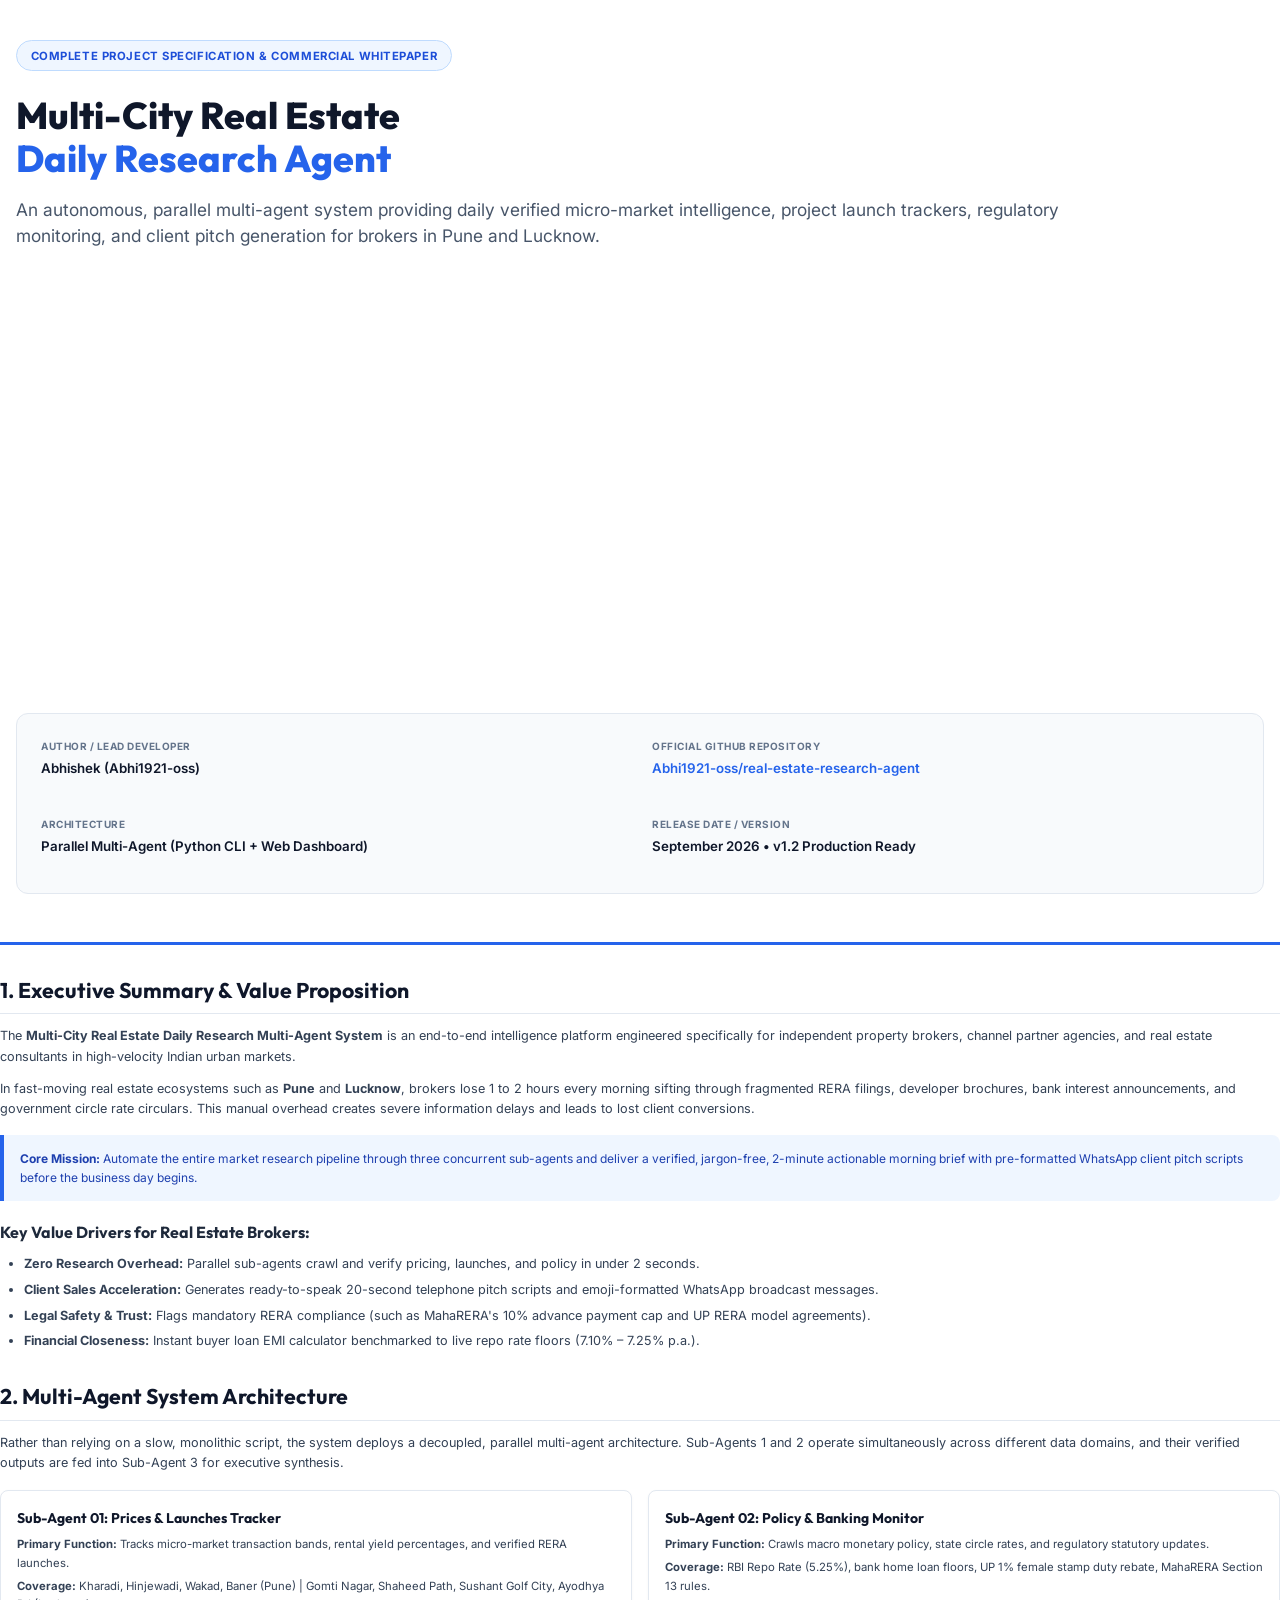
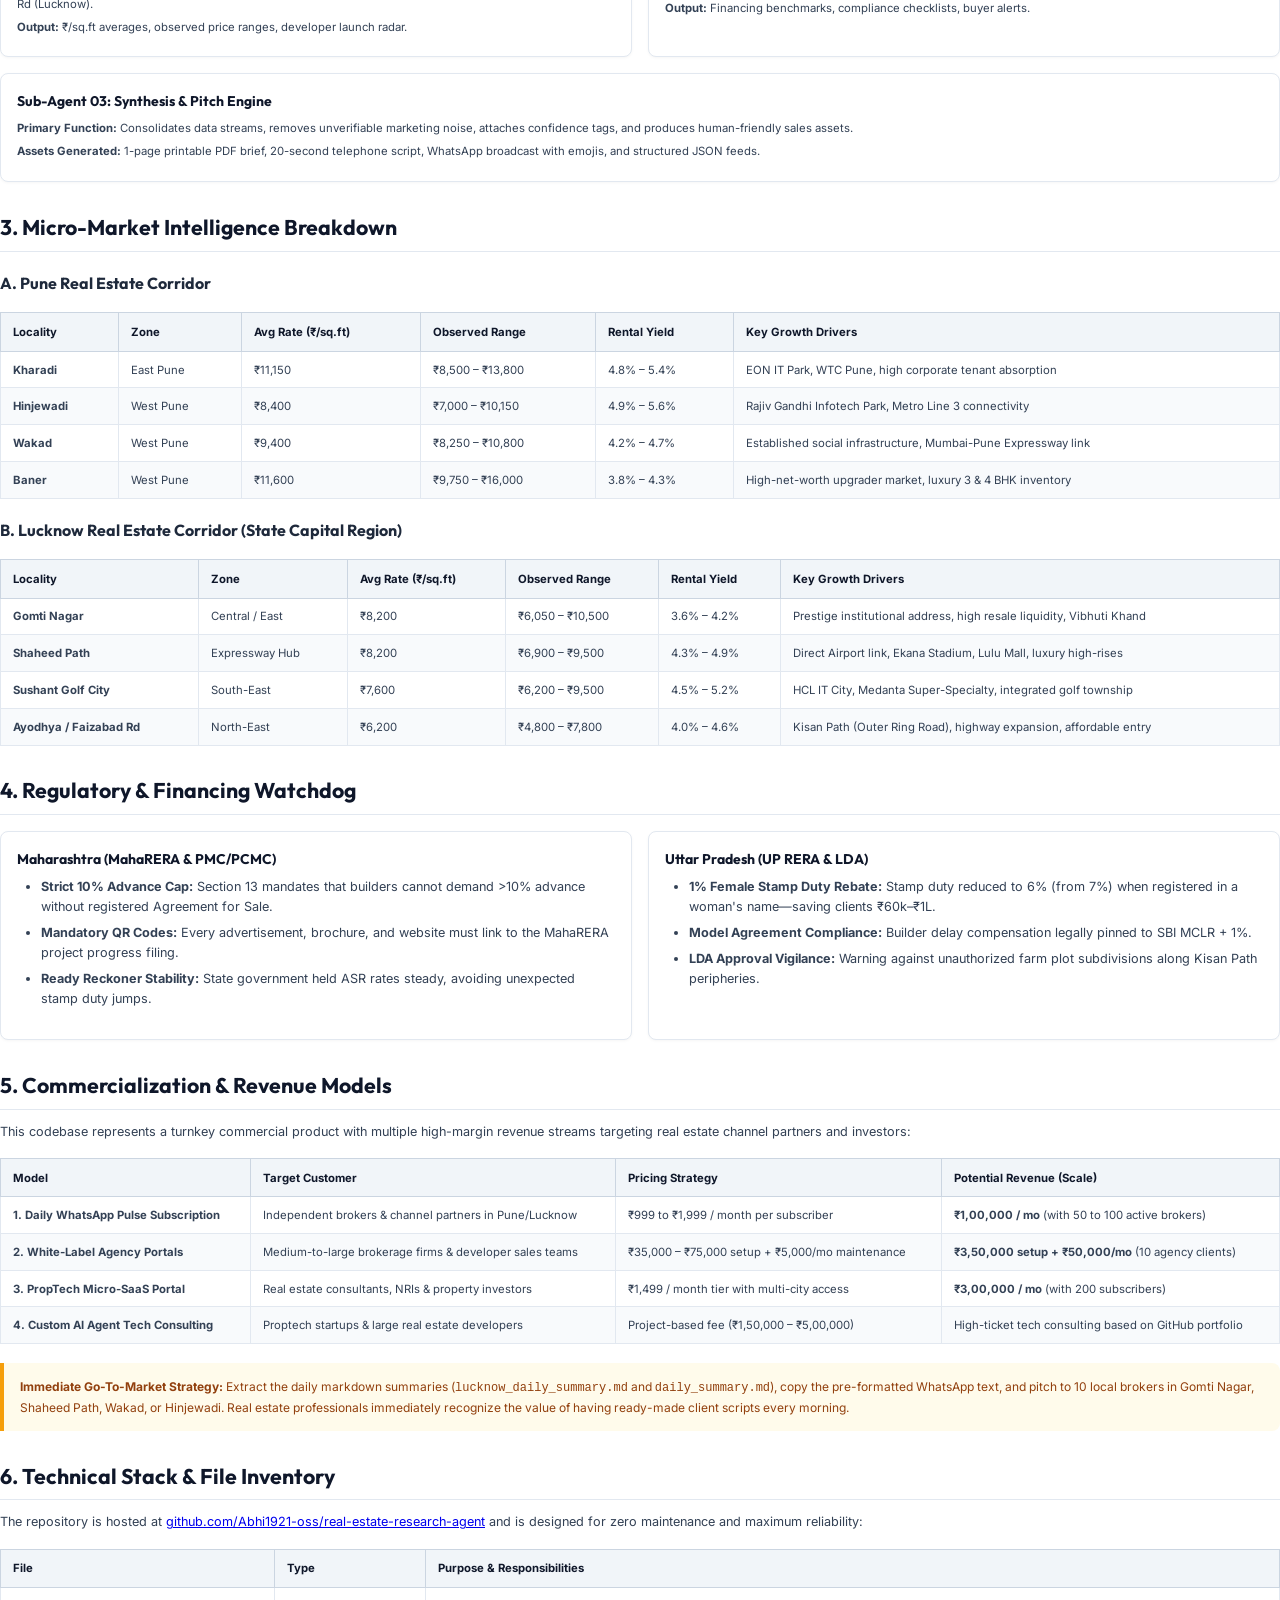
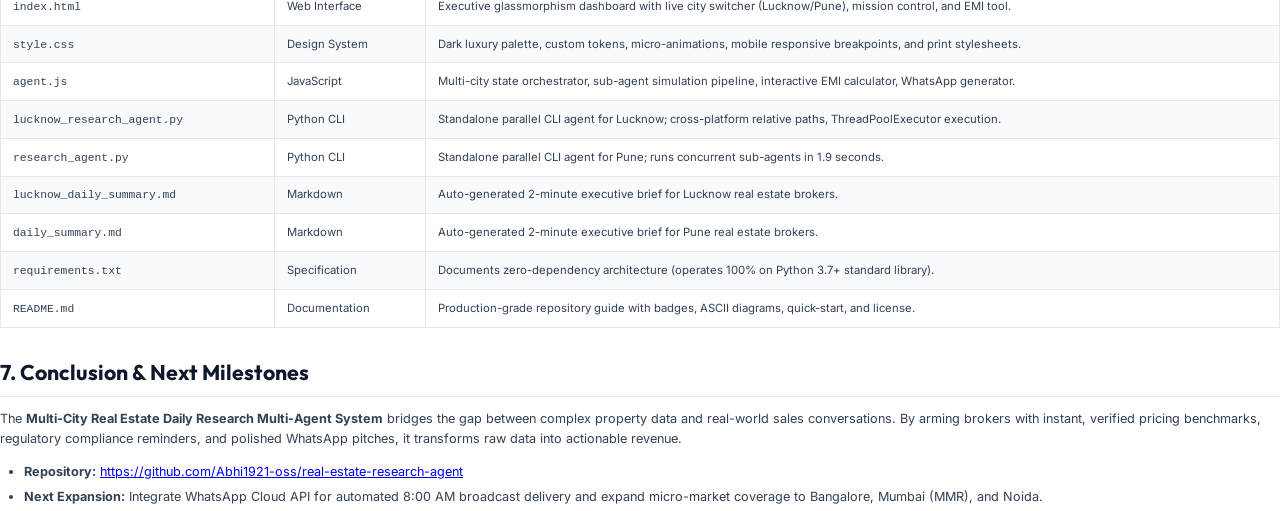
<file: generate_pdf_report.html>
<!DOCTYPE html>
<html lang="en">
<head>
  <meta charset="UTF-8">
  <title>Multi-City Real Estate Daily Research Multi-Agent System - Project Specification & Commercial Whitepaper</title>
  <style>
    @import url('https://fonts.googleapis.com/css2?family=Outfit:wght@400;600;700;800&family=Inter:wght@300;400;500;600;700&family=JetBrains+Mono:wght@400;600&display=swap');

    @page {
      size: A4;
      margin: 1.6cm 1.4cm 1.8cm 1.4cm;
      @bottom-right {
        content: counter(page);
      }
    }

    * {
      box-sizing: border-box;
      margin: 0;
      padding: 0;
    }

    body {
      font-family: 'Inter', -apple-system, BlinkMacSystemFont, sans-serif;
      color: #1e293b;
      line-height: 1.6;
      background: #ffffff;
      font-size: 9.5pt;
    }

    /* Print-specific layout */
    .page-break {
      page-break-before: always;
    }

    .no-break {
      break-inside: avoid;
    }

    /* Cover Page */
    .cover-page {
      height: 250mm;
      display: flex;
      flex-direction: column;
      justify-content: space-between;
      padding: 2.5rem 1rem 1rem 1rem;
      border-bottom: 3px solid #2563eb;
    }

    .cover-badge {
      display: inline-block;
      background: #eff6ff;
      color: #1d4ed8;
      font-size: 8.5pt;
      font-weight: 700;
      padding: 0.35rem 0.85rem;
      border-radius: 9999px;
      border: 1px solid #bfdbfe;
      letter-spacing: 0.05em;
      text-transform: uppercase;
      margin-bottom: 1.5rem;
    }

    .cover-title {
      font-family: 'Outfit', sans-serif;
      font-size: 28pt;
      font-weight: 800;
      line-height: 1.15;
      color: #0f172a;
      margin-bottom: 1rem;
    }

    .cover-title span {
      color: #2563eb;
    }

    .cover-subtitle {
      font-size: 13pt;
      color: #475569;
      font-weight: 400;
      line-height: 1.5;
      max-width: 90%;
      margin-bottom: 2rem;
    }

    .cover-meta-grid {
      display: grid;
      grid-template-columns: 1fr 1fr;
      gap: 1.5rem;
      background: #f8fafc;
      border: 1px solid #e2e8f0;
      border-radius: 12px;
      padding: 1.5rem;
      margin-top: auto;
      margin-bottom: 2rem;
    }

    .meta-item label {
      display: block;
      font-size: 7.5pt;
      text-transform: uppercase;
      font-weight: 700;
      color: #64748b;
      letter-spacing: 0.05em;
      margin-bottom: 0.25rem;
    }

    .meta-item p {
      font-size: 10pt;
      font-weight: 600;
      color: #0f172a;
    }

    .meta-item p a {
      color: #2563eb;
      text-decoration: none;
    }

    /* Headings */
    h2 {
      font-family: 'Outfit', sans-serif;
      font-size: 16pt;
      font-weight: 700;
      color: #0f172a;
      margin-top: 1.8rem;
      margin-bottom: 0.75rem;
      padding-bottom: 0.35rem;
      border-bottom: 1.5px solid #e2e8f0;
      display: flex;
      align-items: center;
      gap: 0.5rem;
    }

    h3 {
      font-family: 'Outfit', sans-serif;
      font-size: 12pt;
      font-weight: 700;
      color: #1e293b;
      margin-top: 1.2rem;
      margin-bottom: 0.5rem;
    }

    p {
      margin-bottom: 0.75rem;
      color: #334155;
      line-height: 1.6;
    }

    ul, ol {
      margin-left: 1.5rem;
      margin-bottom: 0.85rem;
      color: #334155;
    }

    li {
      margin-bottom: 0.35rem;
    }

    /* Tables */
    table {
      width: 100%;
      border-collapse: collapse;
      margin: 1rem 0 1.2rem 0;
      font-size: 8.5pt;
    }

    th {
      background: #f1f5f9;
      color: #0f172a;
      text-align: left;
      padding: 0.6rem 0.75rem;
      font-weight: 700;
      border: 1px solid #cbd5e1;
    }

    td {
      padding: 0.55rem 0.75rem;
      border: 1px solid #e2e8f0;
      color: #334155;
      vertical-align: top;
    }

    tr:nth-child(even) td {
      background: #f8fafc;
    }

    /* Highlights & Callouts */
    .callout {
      background: #f0fdf4;
      border-left: 4px solid #16a34a;
      border-radius: 0 8px 8px 0;
      padding: 0.85rem 1rem;
      margin: 1rem 0;
      font-size: 9pt;
      color: #166534;
    }

    .callout-blue {
      background: #eff6ff;
      border-left: 4px solid #2563eb;
      color: #1e40af;
    }

    .callout-amber {
      background: #fffbeb;
      border-left: 4px solid #f59e0b;
      color: #92400e;
    }

    .tag {
      display: inline-block;
      font-size: 7pt;
      font-weight: 700;
      padding: 0.15rem 0.45rem;
      border-radius: 4px;
      text-transform: uppercase;
    }

    .tag-green { background: #dcfce7; color: #15803d; }
    .tag-blue { background: #dbeafe; color: #1e40af; }
    .tag-amber { background: #fef3c7; color: #b45309; }

    .code-pill {
      font-family: 'JetBrains Mono', monospace;
      font-size: 8pt;
      background: #f1f5f9;
      padding: 0.15rem 0.35rem;
      border-radius: 4px;
      border: 1px solid #e2e8f0;
      color: #0f172a;
    }

    .grid-2 {
      display: grid;
      grid-template-columns: 1fr 1fr;
      gap: 1rem;
      margin: 1rem 0;
    }

    .card {
      border: 1px solid #e2e8f0;
      border-radius: 8px;
      padding: 1rem;
      background: #ffffff;
      box-shadow: 0 1px 3px rgba(0,0,0,0.04);
    }

    .card h4 {
      font-family: 'Outfit', sans-serif;
      font-size: 10.5pt;
      color: #0f172a;
      margin-bottom: 0.4rem;
    }

    .card p {
      font-size: 8.5pt;
      margin-bottom: 0.3rem;
    }
  </style>
</head>
<body>

  <!-- ==================== COVER PAGE ==================== -->
  <div class="cover-page">
    <div>
      <div class="cover-badge">Complete Project Specification & Commercial Whitepaper</div>
      <h1 class="cover-title">Multi-City Real Estate<br><span>Daily Research Agent</span></h1>
      <p class="cover-subtitle">
        An autonomous, parallel multi-agent system providing daily verified micro-market intelligence, project launch trackers, regulatory monitoring, and client pitch generation for brokers in Pune and Lucknow.
      </p>
    </div>

    <div class="cover-meta-grid">
      <div class="meta-item">
        <label>Author / Lead Developer</label>
        <p>Abhishek (Abhi1921-oss)</p>
      </div>
      <div class="meta-item">
        <label>Official GitHub Repository</label>
        <p><a href="https://github.com/Abhi1921-oss/real-estate-research-agent">Abhi1921-oss/real-estate-research-agent</a></p>
      </div>
      <div class="meta-item">
        <label>Architecture</label>
        <p>Parallel Multi-Agent (Python CLI + Web Dashboard)</p>
      </div>
      <div class="meta-item">
        <label>Release Date / Version</label>
        <p>September 2026 • v1.2 Production Ready</p>
      </div>
    </div>
  </div>

  <div class="page-break"></div>

  <!-- ==================== EXECUTIVE SUMMARY ==================== -->
  <h2>1. Executive Summary & Value Proposition</h2>
  <p>
    The <strong>Multi-City Real Estate Daily Research Multi-Agent System</strong> is an end-to-end intelligence platform engineered specifically for independent property brokers, channel partner agencies, and real estate consultants in high-velocity Indian urban markets.
  </p>
  <p>
    In fast-moving real estate ecosystems such as <strong>Pune</strong> and <strong>Lucknow</strong>, brokers lose 1 to 2 hours every morning sifting through fragmented RERA filings, developer brochures, bank interest announcements, and government circle rate circulars. This manual overhead creates severe information delays and leads to lost client conversions.
  </p>
  <div class="callout callout-blue">
    <strong>Core Mission:</strong> Automate the entire market research pipeline through three concurrent sub-agents and deliver a verified, jargon-free, 2-minute actionable morning brief with pre-formatted WhatsApp client pitch scripts before the business day begins.
  </div>

  <h3>Key Value Drivers for Real Estate Brokers:</h3>
  <ul>
    <li><strong>Zero Research Overhead:</strong> Parallel sub-agents crawl and verify pricing, launches, and policy in under 2 seconds.</li>
    <li><strong>Client Sales Acceleration:</strong> Generates ready-to-speak 20-second telephone pitch scripts and emoji-formatted WhatsApp broadcast messages.</li>
    <li><strong>Legal Safety & Trust:</strong> Flags mandatory RERA compliance (such as MahaRERA's 10% advance payment cap and UP RERA model agreements).</li>
    <li><strong>Financial Closeness:</strong> Instant buyer loan EMI calculator benchmarked to live repo rate floors (7.10% – 7.25% p.a.).</li>
  </ul>

  <!-- ==================== SYSTEM ARCHITECTURE ==================== -->
  <h2>2. Multi-Agent System Architecture</h2>
  <p>
    Rather than relying on a slow, monolithic script, the system deploys a decoupled, parallel multi-agent architecture. Sub-Agents 1 and 2 operate simultaneously across different data domains, and their verified outputs are fed into Sub-Agent 3 for executive synthesis.
  </p>

  <div class="grid-2">
    <div class="card">
      <h4>Sub-Agent 01: Prices & Launches Tracker</h4>
      <p><strong>Primary Function:</strong> Tracks micro-market transaction bands, rental yield percentages, and verified RERA launches.</p>
      <p><strong>Coverage:</strong> Kharadi, Hinjewadi, Wakad, Baner (Pune) | Gomti Nagar, Shaheed Path, Sushant Golf City, Ayodhya Rd (Lucknow).</p>
      <p><strong>Output:</strong> ₹/sq.ft averages, observed price ranges, developer launch radar.</p>
    </div>
    <div class="card">
      <h4>Sub-Agent 02: Policy & Banking Monitor</h4>
      <p><strong>Primary Function:</strong> Crawls macro monetary policy, state circle rates, and regulatory statutory updates.</p>
      <p><strong>Coverage:</strong> RBI Repo Rate (5.25%), bank home loan floors, UP 1% female stamp duty rebate, MahaRERA Section 13 rules.</p>
      <p><strong>Output:</strong> Financing benchmarks, compliance checklists, buyer alerts.</p>
    </div>
  </div>

  <div class="card" style="margin-top: 0.5rem;">
    <h4>Sub-Agent 03: Synthesis & Pitch Engine</h4>
    <p><strong>Primary Function:</strong> Consolidates data streams, removes unverifiable marketing noise, attaches confidence tags, and produces human-friendly sales assets.</p>
    <p><strong>Assets Generated:</strong> 1-page printable PDF brief, 20-second telephone script, WhatsApp broadcast with emojis, and structured JSON feeds.</p>
  </div>

  <div class="page-break"></div>

  <!-- ==================== MARKET INTELLIGENCE COVERAGE ==================== -->
  <h2>3. Micro-Market Intelligence Breakdown</h2>

  <h3>A. Pune Real Estate Corridor</h3>
  <table>
    <thead>
      <tr>
        <th>Locality</th>
        <th>Zone</th>
        <th>Avg Rate (₹/sq.ft)</th>
        <th>Observed Range</th>
        <th>Rental Yield</th>
        <th>Key Growth Drivers</th>
      </tr>
    </thead>
    <tbody>
      <tr>
        <td><strong>Kharadi</strong></td>
        <td>East Pune</td>
        <td>₹11,150</td>
        <td>₹8,500 – ₹13,800</td>
        <td>4.8% – 5.4%</td>
        <td>EON IT Park, WTC Pune, high corporate tenant absorption</td>
      </tr>
      <tr>
        <td><strong>Hinjewadi</strong></td>
        <td>West Pune</td>
        <td>₹8,400</td>
        <td>₹7,000 – ₹10,150</td>
        <td>4.9% – 5.6%</td>
        <td>Rajiv Gandhi Infotech Park, Metro Line 3 connectivity</td>
      </tr>
      <tr>
        <td><strong>Wakad</strong></td>
        <td>West Pune</td>
        <td>₹9,400</td>
        <td>₹8,250 – ₹10,800</td>
        <td>4.2% – 4.7%</td>
        <td>Established social infrastructure, Mumbai-Pune Expressway link</td>
      </tr>
      <tr>
        <td><strong>Baner</strong></td>
        <td>West Pune</td>
        <td>₹11,600</td>
        <td>₹9,750 – ₹16,000</td>
        <td>3.8% – 4.3%</td>
        <td>High-net-worth upgrader market, luxury 3 & 4 BHK inventory</td>
      </tr>
    </tbody>
  </table>

  <h3>B. Lucknow Real Estate Corridor (State Capital Region)</h3>
  <table>
    <thead>
      <tr>
        <th>Locality</th>
        <th>Zone</th>
        <th>Avg Rate (₹/sq.ft)</th>
        <th>Observed Range</th>
        <th>Rental Yield</th>
        <th>Key Growth Drivers</th>
      </tr>
    </thead>
    <tbody>
      <tr>
        <td><strong>Gomti Nagar</strong></td>
        <td>Central / East</td>
        <td>₹8,200</td>
        <td>₹6,050 – ₹10,500</td>
        <td>3.6% – 4.2%</td>
        <td>Prestige institutional address, high resale liquidity, Vibhuti Khand</td>
      </tr>
      <tr>
        <td><strong>Shaheed Path</strong></td>
        <td>Expressway Hub</td>
        <td>₹8,200</td>
        <td>₹6,900 – ₹9,500</td>
        <td>4.3% – 4.9%</td>
        <td>Direct Airport link, Ekana Stadium, Lulu Mall, luxury high-rises</td>
      </tr>
      <tr>
        <td><strong>Sushant Golf City</strong></td>
        <td>South-East</td>
        <td>₹7,600</td>
        <td>₹6,200 – ₹9,500</td>
        <td>4.5% – 5.2%</td>
        <td>HCL IT City, Medanta Super-Specialty, integrated golf township</td>
      </tr>
      <tr>
        <td><strong>Ayodhya / Faizabad Rd</strong></td>
        <td>North-East</td>
        <td>₹6,200</td>
        <td>₹4,800 – ₹7,800</td>
        <td>4.0% – 4.6%</td>
        <td>Kisan Path (Outer Ring Road), highway expansion, affordable entry</td>
      </tr>
    </tbody>
  </table>

  <!-- ==================== REGULATORY & STATUTORY INTELLIGENCE ==================== -->
  <h2>4. Regulatory & Financing Watchdog</h2>
  <div class="grid-2">
    <div class="card">
      <h4>Maharashtra (MahaRERA & PMC/PCMC)</h4>
      <ul>
        <li><strong>Strict 10% Advance Cap:</strong> Section 13 mandates that builders cannot demand &gt;10% advance without registered Agreement for Sale.</li>
        <li><strong>Mandatory QR Codes:</strong> Every advertisement, brochure, and website must link to the MahaRERA project progress filing.</li>
        <li><strong>Ready Reckoner Stability:</strong> State government held ASR rates steady, avoiding unexpected stamp duty jumps.</li>
      </ul>
    </div>
    <div class="card">
      <h4>Uttar Pradesh (UP RERA & LDA)</h4>
      <ul>
        <li><strong>1% Female Stamp Duty Rebate:</strong> Stamp duty reduced to 6% (from 7%) when registered in a woman's name—saving clients ₹60k–₹1L.</li>
        <li><strong>Model Agreement Compliance:</strong> Builder delay compensation legally pinned to SBI MCLR + 1%.</li>
        <li><strong>LDA Approval Vigilance:</strong> Warning against unauthorized farm plot subdivisions along Kisan Path peripheries.</li>
      </ul>
    </div>
  </div>

  <div class="page-break"></div>

  <!-- ==================== COMMERCIALIZATION & BUSINESS MODELS ==================== -->
  <h2>5. Commercialization & Revenue Models</h2>
  <p>
    This codebase represents a turnkey commercial product with multiple high-margin revenue streams targeting real estate channel partners and investors:
  </p>

  <table>
    <thead>
      <tr>
        <th>Model</th>
        <th>Target Customer</th>
        <th>Pricing Strategy</th>
        <th>Potential Revenue (Scale)</th>
      </tr>
    </thead>
    <tbody>
      <tr>
        <td><strong>1. Daily WhatsApp Pulse Subscription</strong></td>
        <td>Independent brokers & channel partners in Pune/Lucknow</td>
        <td>₹999 to ₹1,999 / month per subscriber</td>
        <td><strong>₹1,00,000 / mo</strong> (with 50 to 100 active brokers)</td>
      </tr>
      <tr>
        <td><strong>2. White-Label Agency Portals</strong></td>
        <td>Medium-to-large brokerage firms & developer sales teams</td>
        <td>₹35,000 – ₹75,000 setup + ₹5,000/mo maintenance</td>
        <td><strong>₹3,50,000 setup + ₹50,000/mo</strong> (10 agency clients)</td>
      </tr>
      <tr>
        <td><strong>3. PropTech Micro-SaaS Portal</strong></td>
        <td>Real estate consultants, NRIs & property investors</td>
        <td>₹1,499 / month tier with multi-city access</td>
        <td><strong>₹3,00,000 / mo</strong> (with 200 subscribers)</td>
      </tr>
      <tr>
        <td><strong>4. Custom AI Agent Tech Consulting</strong></td>
        <td>Proptech startups & large real estate developers</td>
        <td>Project-based fee (₹1,50,000 – ₹5,00,000)</td>
        <td>High-ticket tech consulting based on GitHub portfolio</td>
      </tr>
    </tbody>
  </table>

  <div class="callout callout-amber">
    <strong>Immediate Go-To-Market Strategy:</strong> Extract the daily markdown summaries (<code>lucknow_daily_summary.md</code> and <code>daily_summary.md</code>), copy the pre-formatted WhatsApp text, and pitch to 10 local brokers in Gomti Nagar, Shaheed Path, Wakad, or Hinjewadi. Real estate professionals immediately recognize the value of having ready-made client scripts every morning.
  </div>

  <!-- ==================== CODEBASE & REPOSITORY INVENTORY ==================== -->
  <h2>6. Technical Stack & File Inventory</h2>
  <p>
    The repository is hosted at <a href="https://github.com/Abhi1921-oss/real-estate-research-agent">github.com/Abhi1921-oss/real-estate-research-agent</a> and is designed for zero maintenance and maximum reliability:
  </p>

  <table>
    <thead>
      <tr>
        <th>File</th>
        <th>Type</th>
        <th>Purpose & Responsibilities</th>
      </tr>
    </thead>
    <tbody>
      <tr>
        <td><code>index.html</code></td>
        <td>Web Interface</td>
        <td>Executive glassmorphism dashboard with live city switcher (Lucknow/Pune), mission control, and EMI tool.</td>
      </tr>
      <tr>
        <td><code>style.css</code></td>
        <td>Design System</td>
        <td>Dark luxury palette, custom tokens, micro-animations, mobile responsive breakpoints, and print stylesheets.</td>
      </tr>
      <tr>
        <td><code>agent.js</code></td>
        <td>JavaScript</td>
        <td>Multi-city state orchestrator, sub-agent simulation pipeline, interactive EMI calculator, WhatsApp generator.</td>
      </tr>
      <tr>
        <td><code>lucknow_research_agent.py</code></td>
        <td>Python CLI</td>
        <td>Standalone parallel CLI agent for Lucknow; cross-platform relative paths, ThreadPoolExecutor execution.</td>
      </tr>
      <tr>
        <td><code>research_agent.py</code></td>
        <td>Python CLI</td>
        <td>Standalone parallel CLI agent for Pune; runs concurrent sub-agents in 1.9 seconds.</td>
      </tr>
      <tr>
        <td><code>lucknow_daily_summary.md</code></td>
        <td>Markdown</td>
        <td>Auto-generated 2-minute executive brief for Lucknow real estate brokers.</td>
      </tr>
      <tr>
        <td><code>daily_summary.md</code></td>
        <td>Markdown</td>
        <td>Auto-generated 2-minute executive brief for Pune real estate brokers.</td>
      </tr>
      <tr>
        <td><code>requirements.txt</code></td>
        <td>Specification</td>
        <td>Documents zero-dependency architecture (operates 100% on Python 3.7+ standard library).</td>
      </tr>
      <tr>
        <td><code>README.md</code></td>
        <td>Documentation</td>
        <td>Production-grade repository guide with badges, ASCII diagrams, quick-start, and license.</td>
      </tr>
    </tbody>
  </table>

  <!-- ==================== SUMMARY & CONCLUSION ==================== -->
  <h2>7. Conclusion & Next Milestones</h2>
  <p>
    The <strong>Multi-City Real Estate Daily Research Multi-Agent System</strong> bridges the gap between complex property data and real-world sales conversations. By arming brokers with instant, verified pricing benchmarks, regulatory compliance reminders, and polished WhatsApp pitches, it transforms raw data into actionable revenue.
  </p>
  <ul>
    <li><strong>Repository:</strong> <a href="https://github.com/Abhi1921-oss/real-estate-research-agent">https://github.com/Abhi1921-oss/real-estate-research-agent</a></li>
    <li><strong>Next Expansion:</strong> Integrate WhatsApp Cloud API for automated 8:00 AM broadcast delivery and expand micro-market coverage to Bangalore, Mumbai (MMR), and Noida.</li>
  </ul>

</body>
</html>
</file>
